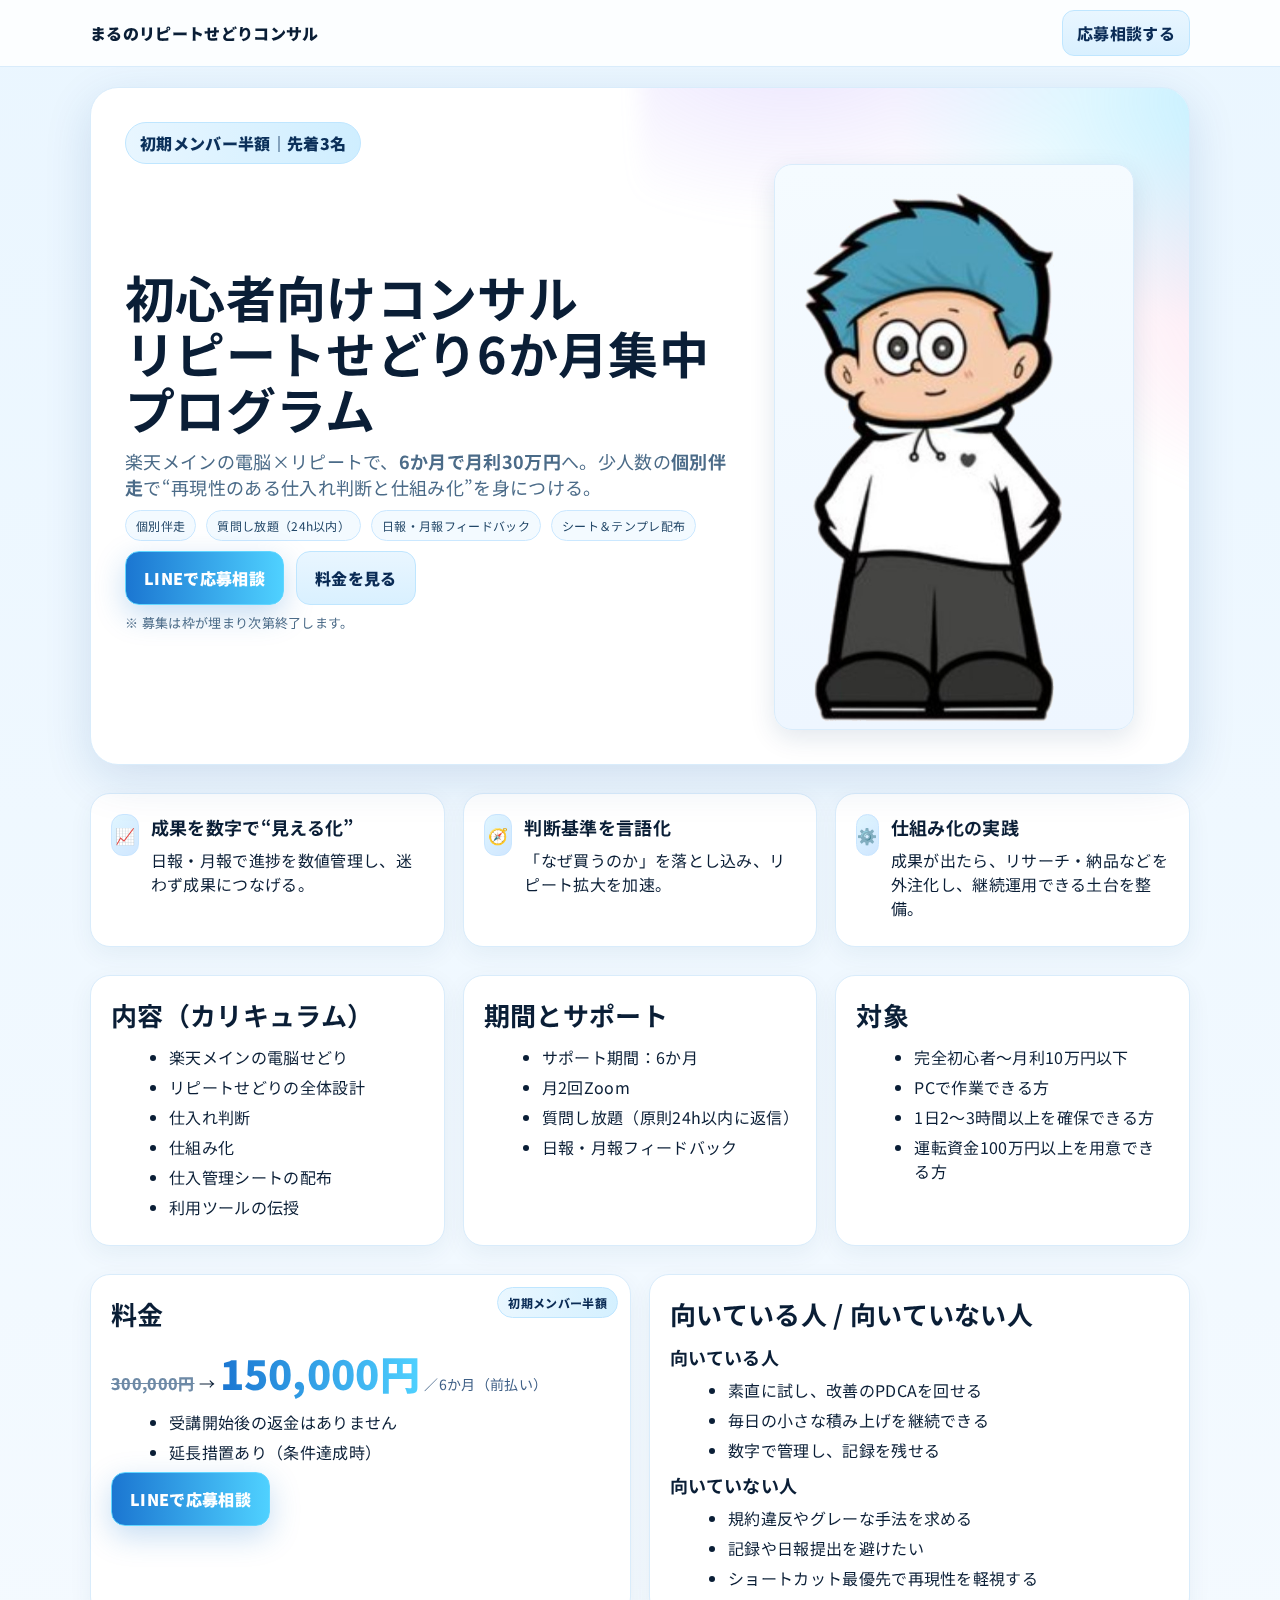
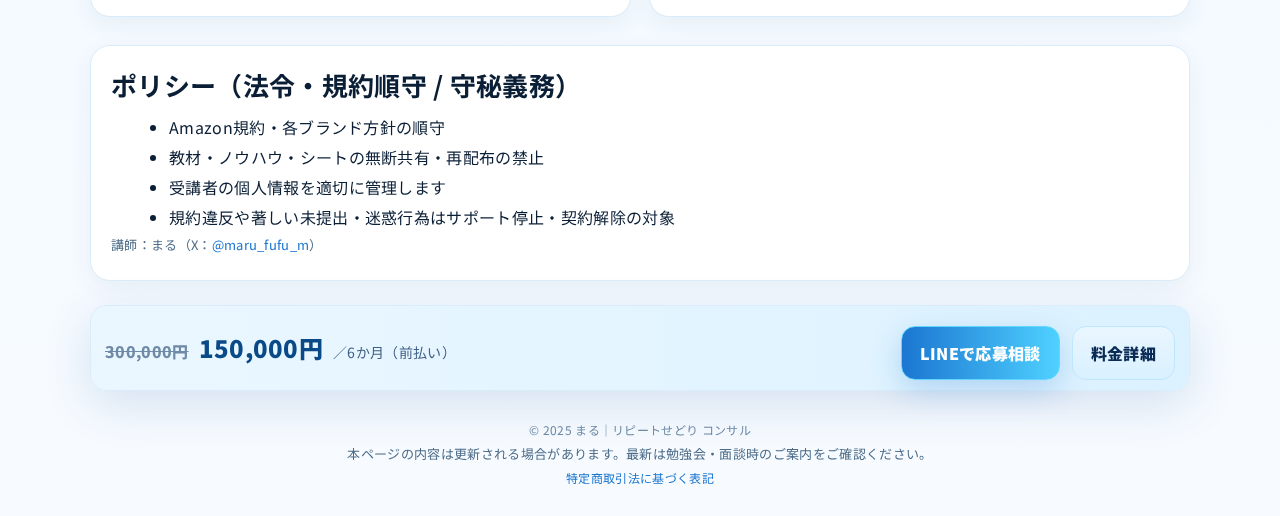
<file: index.html>
<!DOCTYPE html>
<html lang="ja">
<head>
  <meta charset="utf-8" />
  <meta name="viewport" content="width=device-width, initial-scale=1" />
  <title>初心者向けコンサル｜リピートせどり6か月集中プログラム（3名まで）</title>
  <meta name="description" content="楽天メインの電脳リピート。6か月で月利30万円を狙う少人数伴走プログラム。初回は3名まで。初期メンは半額特典あり。" />
  <link rel="preconnect" href="https://fonts.googleapis.com">
  <link rel="preconnect" href="https://fonts.gstatic.com" crossorigin>
  <link href="https://fonts.googleapis.com/css2?family=Noto+Sans+JP:wght@300;400;600;700;900&display=swap" rel="stylesheet">
  <style>
    :root{
      --ink:#0a1e36; --muted:#4b6b88; --line:#d9ecfb; --card:#ffffff;
      --brand:#1b76d1; --brand2:#4fd1ff; --accent:#a78bfa; --accent2:#f472b6;
      --bg1:#eaf6ff; --bg2:#f7fbff; --shadow:0 14px 48px rgba(12,72,140,.14)
    }
    *{box-sizing:border-box}
    html,body{margin:0;padding:0;scroll-behavior:smooth;background:linear-gradient(180deg,var(--bg1) 0%,var(--bg2) 100%);color:var(--ink);font-family:"Noto Sans JP",system-ui,-apple-system,Segoe UI,Roboto,Helvetica,Arial;letter-spacing:.02em}
    a{color:var(--brand);text-decoration:none}
    .wrap{max-width:1140px;margin:0 auto;padding:20px}

    /* Topbar */
    .topbar{position:sticky;top:0;z-index:50;background:rgba(255,255,255,.85);backdrop-filter:saturate(140%) blur(8px);border-bottom:1px solid var(--line)}
    .topbar-inner{max-width:1140px;margin:0 auto;display:flex;align-items:center;justify-content:space-between;padding:10px 20px}
    .brand{font-weight:900;letter-spacing:.02em}
    .top-cta{display:inline-flex;align-items:center;gap:10px;padding:10px 14px;border-radius:12px;border:1px solid #bfe6ff;background:linear-gradient(180deg,#e9f6ff,#d9f0ff);color:#0a2b55;font-weight:800}

    /* Hero */
    .hero{position:relative;overflow:hidden;border:1px solid var(--line);border-radius:28px;background:var(--card);padding:34px;box-shadow:var(--shadow)}
    .bg-orb{position:absolute;inset:-10% -20% auto auto;width:70%;height:120%;background:radial-gradient(600px 380px at 80% 10%,rgba(79,209,255,.35),transparent 60%),radial-gradient(520px 340px at 20% 0%,rgba(167,139,250,.25),transparent 60%),radial-gradient(560px 360px at 95% 35%,rgba(244,114,182,.25),transparent 60%);filter:blur(10px);pointer-events:none}
    .ribbon{display:inline-flex;align-items:center;gap:8px;background:linear-gradient(90deg,#e8f6ff,#cfeeff);color:#0b305a;padding:8px 14px;border-radius:999px;font-weight:900;border:1px solid #bfe6ff}
    .hero-grid{display:grid;grid-template-columns:1.2fr .8fr;gap:24px;align-items:center}
    h1{font-size:clamp(30px,5vw,50px);line-height:1.12;margin:12px 0}
    .sub{font-size:18px;color:var(--muted);margin:0 0 10px}
    .hero-ctas{display:flex;gap:12px;flex-wrap:wrap;margin-top:10px}
    .btn{display:inline-flex;align-items:center;gap:10px;padding:14px 18px;border-radius:14px;border:1px solid #bfe6ff;background:linear-gradient(180deg,#e9f6ff,#d9f0ff);color:#0a2b55;font-weight:900}
    .btn-primary{background:linear-gradient(90deg,var(--brand),var(--brand2));border-color:#62d6ff;color:#fff;box-shadow:0 10px 30px rgba(27,118,209,.25)}
    .hero-visual{position:relative}
    .img-stack{display:grid;gap:12px}
    .img-stack img{width:100%;border-radius:18px;border:1px solid var(--line);box-shadow:0 10px 30px rgba(14,60,110,.18);object-fit:cover}
    .trust{display:flex;gap:10px;flex-wrap:wrap;margin-top:10px}
    .chip{display:inline-flex;align-items:center;gap:8px;border-radius:999px;padding:6px 10px;border:1px solid #cbe8ff;background:#f3faff;color:#214667;font-size:12px}

    /* Sections */
    .section{margin-top:28px}
    .card{border:1px solid var(--line);border-radius:20px;background:var(--card);padding:20px;box-shadow:0 8px 24px rgba(10,60,110,.06)}
    h2{font-size:26px;margin:0 0 12px}
    h3{font-size:18px;margin:0 0 8px}
    p{margin:6px 0}
    ul{margin:8px 0 0 18px}
    li{margin:6px 0}
    .grid{display:grid;gap:18px}
    .cols-3{grid-template-columns:repeat(3,minmax(0,1fr))}
    .cols-2{grid-template-columns:repeat(2,minmax(0,1fr))}
    @media (max-width:960px){.hero-grid{grid-template-columns:1fr}.cols-3,.cols-2{grid-template-columns:1fr}}

    /* Feature icons */
    .feat{display:flex;gap:12px}
    .icon{width:42px;height:42px;border-radius:12px;background:linear-gradient(135deg,#e0f6ff,#cfe6ff);display:grid;place-items:center;border:1px solid #c9e6ff}

    /* Pricing */
    .price-card{position:relative}
    .strk{color:#6e8aa6;text-decoration:line-through;font-weight:800}
    .now{font-size:40px;font-weight:900;background:linear-gradient(90deg,var(--brand),var(--brand2));-webkit-background-clip:text;background-clip:text;color:transparent}
    .unit{font-size:14px;color:#3e5f86}
    .badge-note{position:absolute;top:12px;right:12px;background:linear-gradient(90deg,#eaf7ff,#d4f0ff);border:1px solid #bfe6ff;color:#0a2b55;border-radius:999px;padding:6px 10px;font-size:12px;font-weight:800}

    /* (kept for compatibility; not used now) */
    .flow{counter-reset:item}
    .flow li{list-style:none;position:relative;padding-left:40px;margin:10px 0}
    .flow li:before{counter-increment:item;content:counter(item);position:absolute;left:0;top:0;width:28px;height:28px;border-radius:999px;display:grid;place-items:center;background:linear-gradient(135deg,#dff3ff,#cfe7ff);border:1px solid #c6e4ff;color:#103e6e;font-weight:900}

    /* Bottom price bar (no sticky) */
    .sticky-cta{position:static; margin-top:24px} /* ← 追従を停止 */
    .sticky-inner{display:flex;gap:14px;justify-content:space-between;align-items:center;border:1px solid var(--line);border-radius:16px;background:linear-gradient(90deg,rgba(233,246,255,.9),rgba(217,240,255,.9));backdrop-filter:saturate(140%) blur(6px);padding:10px 14px;box-shadow:var(--shadow)}
    .sticky-price{display:flex;gap:10px;align-items:baseline}
    .sticky-old{color:#6e8aa6;text-decoration:line-through;font-weight:800}
    .sticky-now{font-size:24px;font-weight:900;color:#0a4b87}

    .note{font-size:13px;color:var(--muted)}
    footer{margin:30px 0 10px;font-size:12px;color:#6e8aa6;text-align:center}

    /* ===== Responsive polish & hero-image tuning ===== */
    .hero-visual{display:grid;place-items:center}
    .img-stack{display:flex;flex-direction:column;gap:12px;align-items:center}
    .img-stack img{width:clamp(220px,34vw,360px);height:auto;border-radius:18px;border:1px solid var(--line);box-shadow:0 8px 26px rgba(14,60,110,.12);object-fit:contain;background:linear-gradient(180deg,#f5fbff,#eef6ff)}
    @media (max-width:960px){
      .hero-grid{grid-template-columns:1fr}
      .hero-visual{order:2;margin-top:8px}
      .hero-ctas{justify-content:flex-start}
    }
  </style>
</head>
<body>
  <div class="topbar">
    <div class="topbar-inner">
      <div class="brand">まるのリピートせどりコンサル</div>
      <a class="top-cta" href="https://utage-system.com/line/open/RAJnPKQnK0Re" target="_blank" rel="noopener">応募相談する</a>
    </div>
  </div>

  <div class="wrap">
    <section class="hero">
      <div class="bg-orb"></div>
      <span class="ribbon">初期メンバー半額｜先着3名</span>
      <div class="hero-grid">
        <div>
          <h1>初心者向けコンサル<br>リピートせどり6か月集中プログラム</h1>
          <p class="sub">楽天メインの電脳×リピートで、<b>6か月で月利30万円</b>へ。少人数の<b>個別伴走</b>で“再現性のある仕入れ判断と仕組み化”を身につける。</p>
          <div class="trust">
            <span class="chip">個別伴走</span>
            <span class="chip">質問し放題（24h以内）</span>
            <span class="chip">日報・月報フィードバック</span>
            <span class="chip">シート＆テンプレ配布</span>
          </div>
          <div class="hero-ctas">
            <a class="btn btn-primary" href="https://utage-system.com/line/open/RAJnPKQnK0Re" target="_blank" rel="noopener">LINEで応募相談</a>
            <a class="btn" href="#price">料金を見る</a>
          </div>
          <p class="note" style="margin-top:8px">※ 募集は枠が埋まり次第終了します。</p>
        </div>
        <div class="hero-visual">
          <div class="img-stack">
            <img alt="まるのアイコン" src="maru-hero-1.png" loading="lazy" />
          </div>
        </div>
      </div>
    </section>

    <section class="section grid cols-3">
      <div class="card feat">
        <div class="icon">📈</div>
        <div>
          <h3>成果を数字で“見える化”</h3><p>日報・月報で進捗を数値管理し、迷わず成果につなげる。</p>
        </div>
      </div>
      <div class="card feat">
        <div class="icon">🧭</div>
        <div>
          <h3>判断基準を言語化</h3><p>「なぜ買うのか」を落とし込み、リピート拡大を加速。</p>
        </div>
      </div>
      <div class="card feat">
        <div class="icon">⚙️</div>
        <div>
          <h3>仕組み化の実践</h3><p>成果が出たら、リサーチ・納品などを外注化し、継続運用できる土台を整備。</p>
        </div>
      </div>
    </section>

    <!-- ▼▼ 順序変更：内容 → 期間とサポート → 対象 ▼▼ -->
    <section class="section grid cols-3">
      <div class="card">
        <h2>内容（カリキュラム）</h2>
        <ul>
          <li>楽天メインの電脳せどり</li>
          <li>リピートせどりの全体設計</li>
          <li>仕入れ判断</li>
          <li>仕組み化</li>
          <li>仕入管理シートの配布</li>
          <li>利用ツールの伝授</li>
        </ul>
      </div>
      <div class="card">
        <h2>期間とサポート</h2>
        <ul>
          <li>サポート期間：6か月</li>
          <li>月2回Zoom</li>
          <li>質問し放題（原則24h以内に返信）</li>
          <li>日報・月報フィードバック</li>
        </ul>
      </div>
      <div class="card">
        <h2>対象</h2>
        <ul>
          <li>完全初心者～月利10万円以下</li>
          <li>PCで作業できる方</li>
          <li>1日2～3時間以上を確保できる方</li>
          <li>運転資金100万円以上を用意できる方</li>
        </ul>
      </div>
    </section>
    <!-- ▲▲ 順序変更ここまで ▲▲ -->

    <section class="section grid cols-2">
      <div class="card price-card" id="price">
        <span class="badge-note">初期メンバー半額</span>
        <h2>料金</h2>
        <p><span class="strk">300,000円</span> → <span class="now">150,000円</span> <span class="unit">／6か月（前払い）</span></p>
        <ul>
          <li>受講開始後の返金はありません</li>
          <li>延長措置あり（条件達成時）</li>
        </ul>
        <div class="divider"></div>
        <div class="hero-ctas" style="margin-top:8px">
          <a class="btn btn-primary" href="https://utage-system.com/line/open/RAJnPKQnK0Re" target="_blank" rel="noopener">LINEで応募相談</a>
        </div>
      </div>
      <div class="card">
        <h2>向いている人 / 向いていない人</h2>
        <h3>向いている人</h3>
        <ul>
          <li>素直に試し、改善のPDCAを回せる</li>
          <li>毎日の小さな積み上げを継続できる</li>
          <li>数字で管理し、記録を残せる</li>
        </ul>
        <h3 style="margin-top:10px">向いていない人</h3>
        <ul>
          <li>規約違反やグレーな手法を求める</li>
          <li>記録や日報提出を避けたい</li>
          <li>ショートカット最優先で再現性を軽視する</li>
        </ul>
      </div>
    </section>

    <!-- 参加の流れ（削除） -->
    <!-- 募集・選考（削除） -->

    <section class="section card" id="policy">
      <h2>ポリシー（法令・規約順守 / 守秘義務）</h2>
      <ul>
        <li>Amazon規約・各ブランド方針の順守</li>
        <li>教材・ノウハウ・シートの無断共有・再配布の禁止</li>
        <li>受講者の個人情報を適切に管理します</li>
        <li>規約違反や著しい未提出・迷惑行為はサポート停止・契約解除の対象</li>
      </ul>
      <p class="note">講師：まる（X：<a href="https://x.com/maru_fufu_m" target="_blank" rel="noopener">@maru_fufu_m</a>）</p>
    </section>

    <div class="sticky-cta">
      <div class="sticky-inner">
        <div class="sticky-price">
          <span class="sticky-old">300,000円</span>
          <span class="sticky-now">150,000円</span>
          <span class="unit">／6か月（前払い）</span>
        </div>
        <div class="hero-ctas">
          <a class="btn btn-primary" href="https://utage-system.com/line/open/RAJnPKQnK0Re" target="_blank" rel="noopener">LINEで応募相談</a>
          <a class="btn" href="#price">料金詳細</a>
        </div>
      </div>
    </div>

    <footer>
      <p>© 2025 まる｜リピートせどり コンサル</p>
      <p class="note">本ページの内容は更新される場合があります。最新は勉強会・面談時のご案内をご確認ください。</p>
      <p><a href="./tokushoho.html">特定商取引法に基づく表記</a></p> <!-- ← これを追加 -->
    </footer>
  </div>

  <script>
  document.addEventListener('click', function(e){
    const a = e.target.closest('a[href^="#"]');
    if(!a) return;
    const id = a.getAttribute('href').slice(1);
    if(!id) return;
    const el = document.getElementById(id);
    if(el){
      e.preventDefault();
      el.scrollIntoView({behavior:'smooth', block:'start'});
    }
  });
  </script>
</body>
</html>
</file>
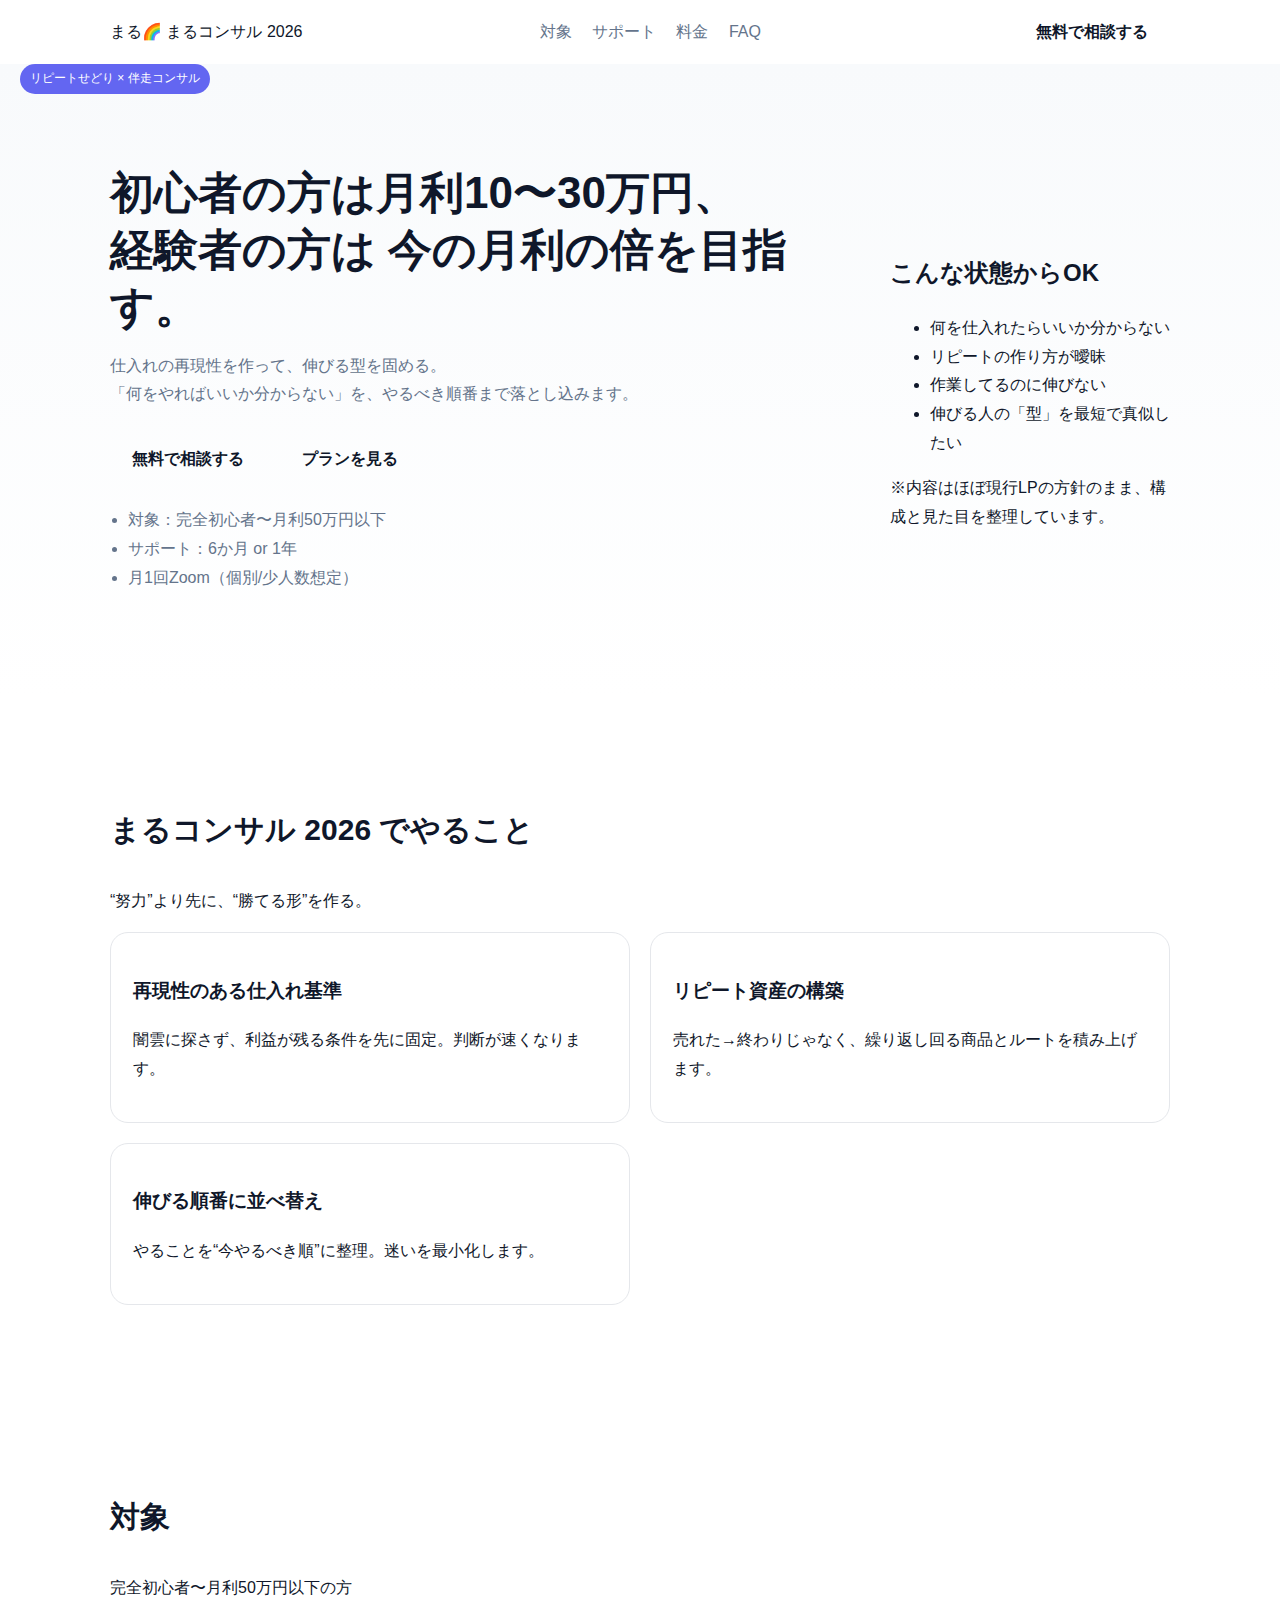
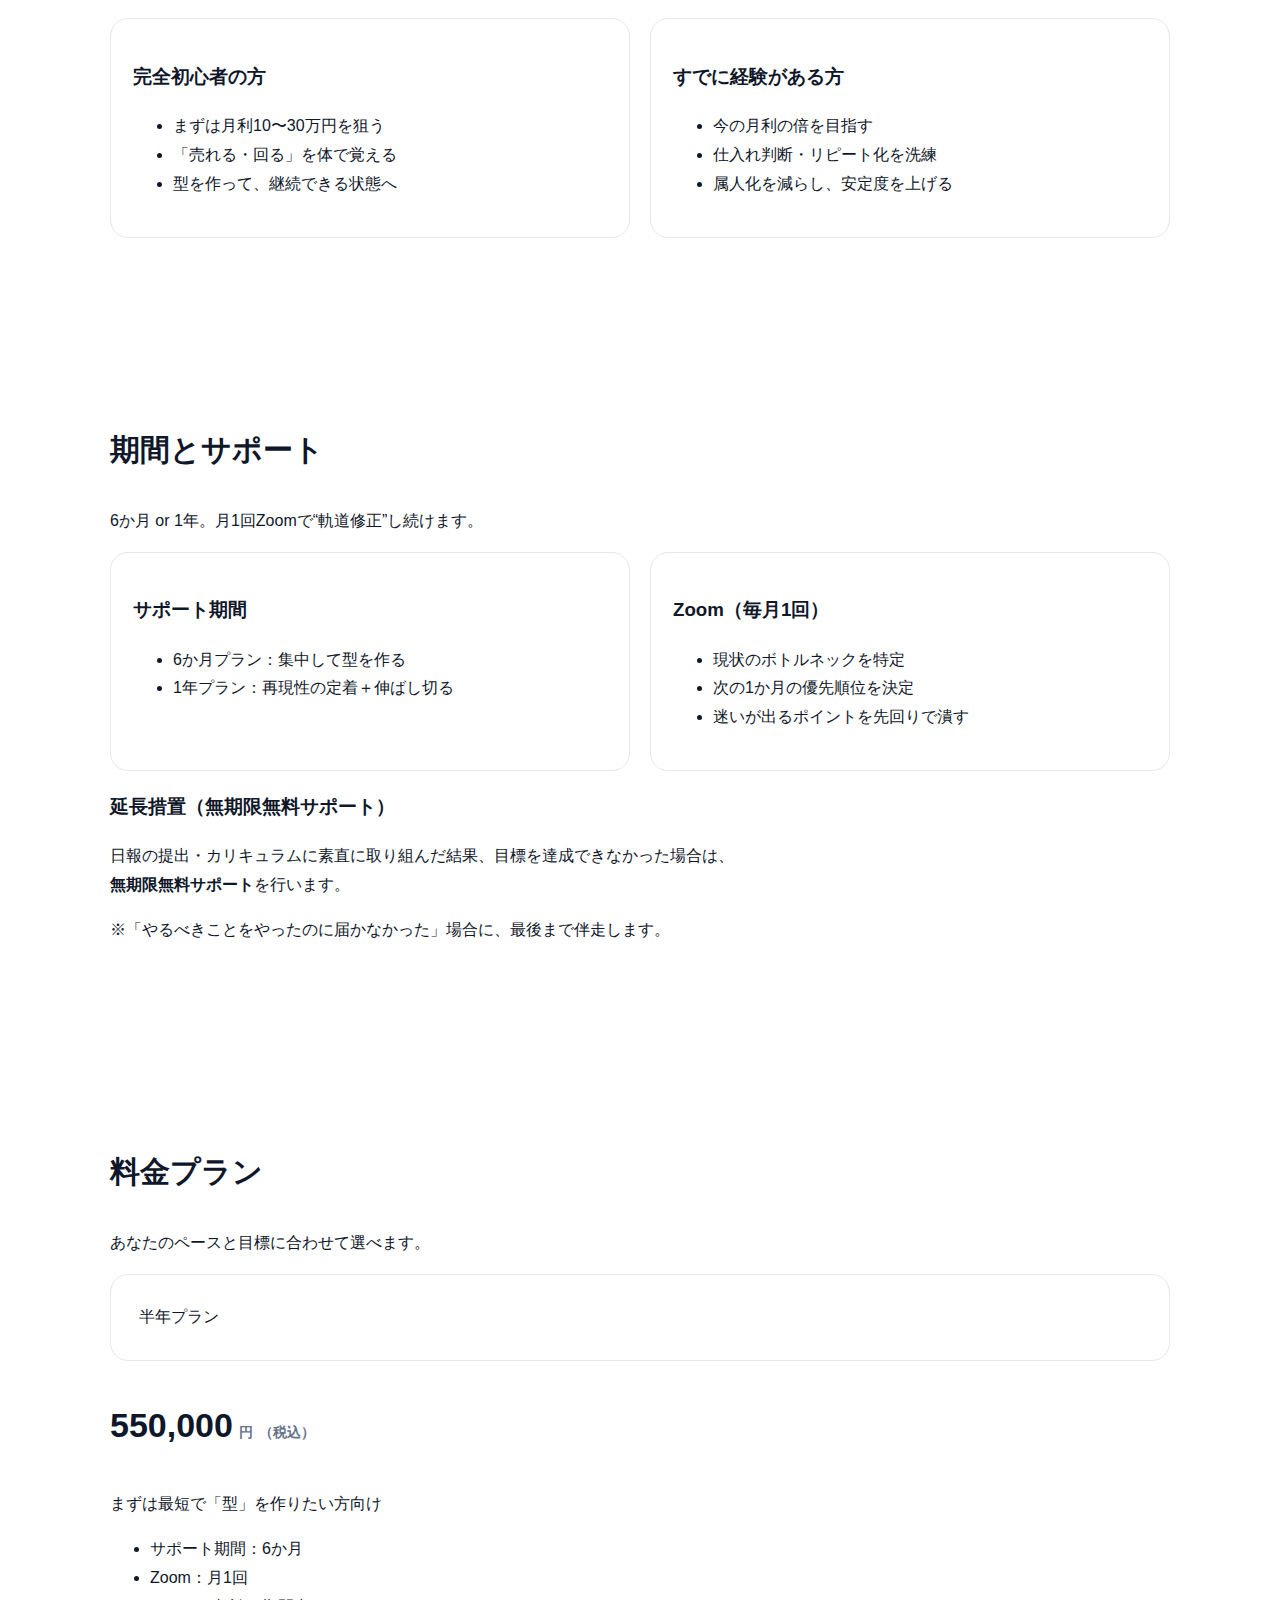
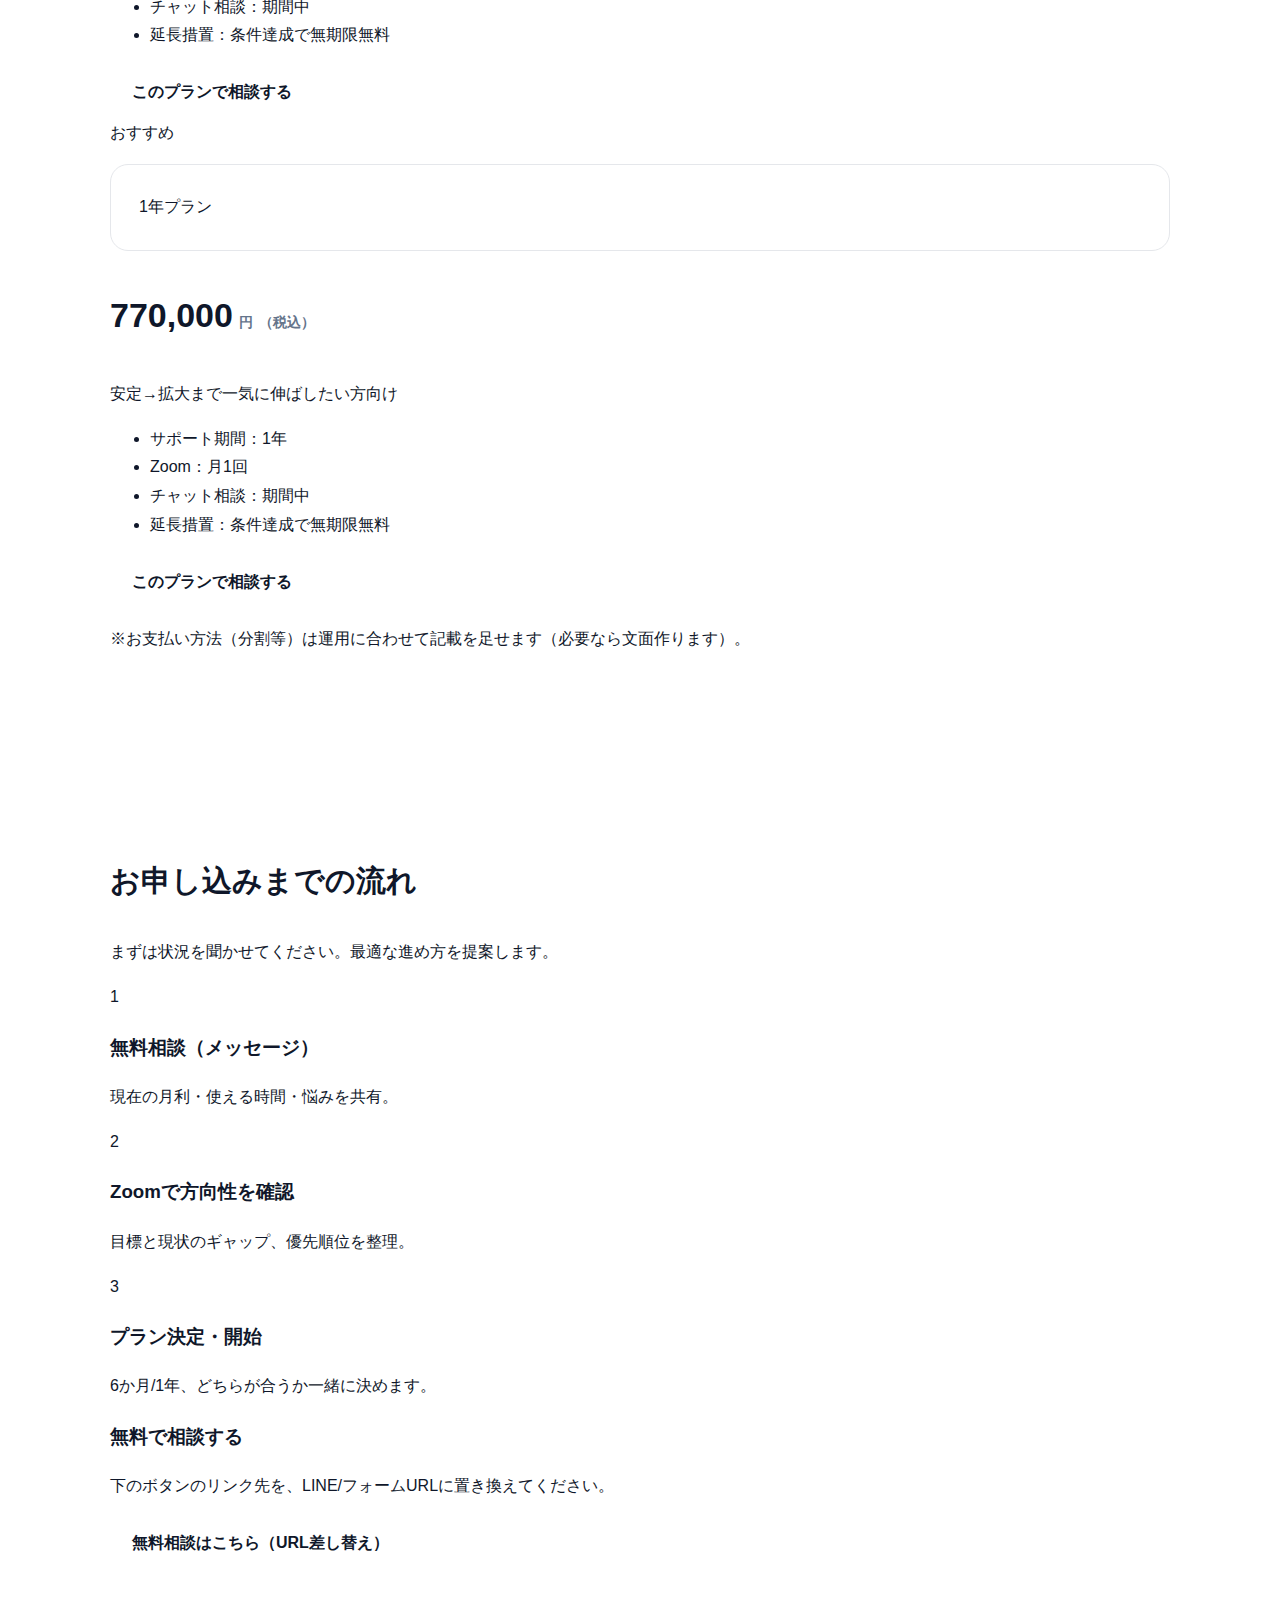
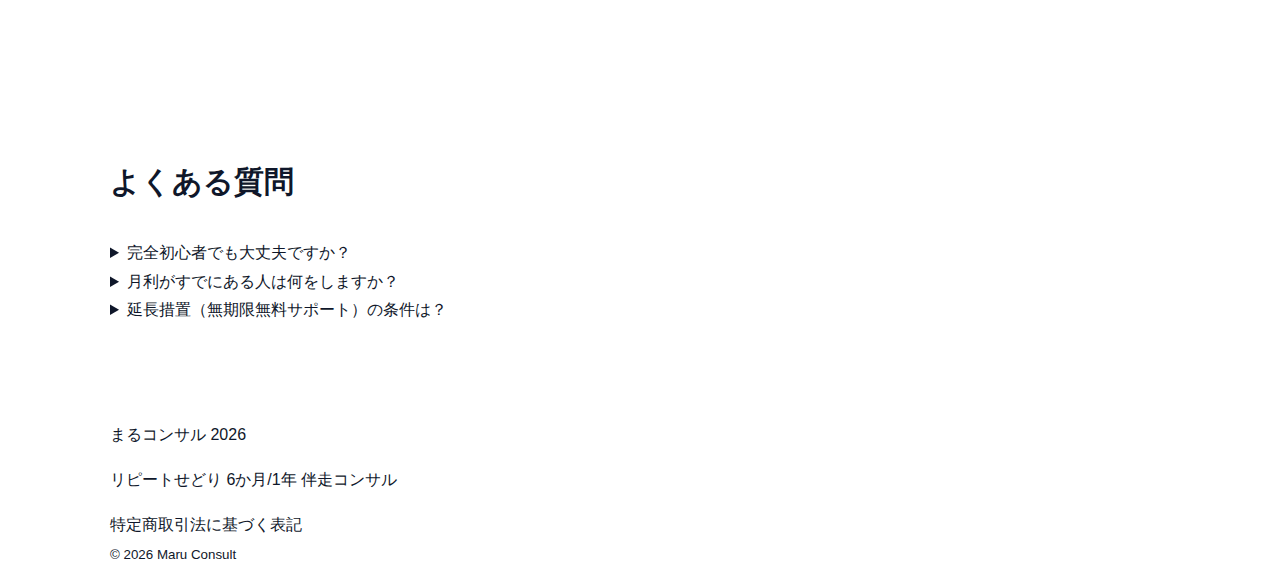
<file: maru-consult-2026.htm>
<!doctype html>
<html lang="ja">
<head>
  <meta charset="utf-8" />
  <meta name="viewport" content="width=device-width, initial-scale=1" />
  <title>まるコンサル 2026｜リピートせどりコンサル</title>
  <meta name="description" content="初心者の方は月利10〜30万円、経験者の方は今の月利の倍を目指す。まるコンサル 2026。" />

  <!-- OGP（必要なら差し替え） -->
  <meta property="og:title" content="まるコンサル 2026｜リピートせどりコンサル" />
  <meta property="og:description" content="初心者の方は月利10〜30万円、経験者の方は今の月利の倍を目指す。" />
  <meta property="og:type" content="website" />
  <!-- 画像を入れるなら：assets/img/ogp.jpg を置いて差し替え -->
  <!-- <meta property="og:image" content="assets/img/ogp.jpg" /> -->

  <link rel="stylesheet" href="assets/maru-2026.css" />
</head>

<body>
  <!-- Header -->
  <header class="site-header">
    <div class="container header-inner">
      <a class="brand" href="#top">
        <span class="brand-mark">まる🌈</span>
        <span class="brand-name">まるコンサル 2026</span>
      </a>

      <nav class="nav">
        <a href="#for">対象</a>
        <a href="#support">サポート</a>
        <a href="#pricing">料金</a>
        <a href="#faq">FAQ</a>
      </nav>

      <a class="btn btn-primary" href="#apply">無料で相談する</a>
    </div>
  </header>

  <!-- Hero -->
  <main id="top">
    <section class="hero">
      <div class="container hero-grid">
        <div class="hero-text">
          <p class="badge">リピートせどり × 伴走コンサル</p>
          <h1>
            初心者の方は月利10〜30万円、<br />
            経験者の方は <span class="accent">今の月利の倍</span>を目指す。
          </h1>

          <p class="lead">
            仕入れの再現性を作って、伸びる型を固める。<br />
            「何をやればいいか分からない」を、やるべき順番まで落とし込みます。
          </p>

          <div class="hero-cta">
            <a class="btn btn-primary btn-lg" href="#apply">無料で相談する</a>
            <a class="btn btn-ghost btn-lg" href="#pricing">プランを見る</a>
          </div>

          <ul class="hero-points">
            <li>対象：完全初心者〜月利50万円以下</li>
            <li>サポート：6か月 or 1年</li>
            <li>月1回Zoom（個別/少人数想定）</li>
          </ul>
        </div>

        <div class="hero-card">
          <!-- 画像を置く場合：assets/img/hero.jpg を作って下のコメントを外す -->
          <!-- <img class="hero-image" src="assets/img/hero.jpg" alt="まるコンサル 2026 イメージ" /> -->

          <div class="hero-card-inner">
            <h2>こんな状態からOK</h2>
            <ul class="checklist">
              <li>何を仕入れたらいいか分からない</li>
              <li>リピートの作り方が曖昧</li>
              <li>作業してるのに伸びない</li>
              <li>伸びる人の「型」を最短で真似したい</li>
            </ul>

            <div class="mini-note">
              ※内容はほぼ現行LPの方針のまま、構成と見た目を整理しています。
            </div>
          </div>
        </div>
      </div>
    </section>

    <!-- Trust / Summary -->
    <section class="section">
      <div class="container">
        <div class="section-head">
          <h2>まるコンサル 2026 でやること</h2>
          <p>“努力”より先に、“勝てる形”を作る。</p>
        </div>

        <div class="cards three">
          <div class="card">
            <h3>再現性のある仕入れ基準</h3>
            <p>闇雲に探さず、利益が残る条件を先に固定。判断が速くなります。</p>
          </div>
          <div class="card">
            <h3>リピート資産の構築</h3>
            <p>売れた→終わりじゃなく、繰り返し回る商品とルートを積み上げます。</p>
          </div>
          <div class="card">
            <h3>伸びる順番に並べ替え</h3>
            <p>やることを“今やるべき順”に整理。迷いを最小化します。</p>
          </div>
        </div>
      </div>
    </section>

    <!-- For who -->
    <section class="section soft" id="for">
      <div class="container">
        <div class="section-head">
          <h2>対象</h2>
          <p>完全初心者〜月利50万円以下の方</p>
        </div>

        <div class="cards two">
          <div class="card">
            <h3>完全初心者の方</h3>
            <ul class="bullets">
              <li>まずは月利10〜30万円を狙う</li>
              <li>「売れる・回る」を体で覚える</li>
              <li>型を作って、継続できる状態へ</li>
            </ul>
          </div>
          <div class="card">
            <h3>すでに経験がある方</h3>
            <ul class="bullets">
              <li>今の月利の倍を目指す</li>
              <li>仕入れ判断・リピート化を洗練</li>
              <li>属人化を減らし、安定度を上げる</li>
            </ul>
          </div>
        </div>
      </div>
    </section>

    <!-- Support -->
    <section class="section" id="support">
      <div class="container">
        <div class="section-head">
          <h2>期間とサポート</h2>
          <p>6か月 or 1年。月1回Zoomで“軌道修正”し続けます。</p>
        </div>

        <div class="cards two">
          <div class="card">
            <h3>サポート期間</h3>
            <ul class="bullets">
              <li>6か月プラン：集中して型を作る</li>
              <li>1年プラン：再現性の定着＋伸ばし切る</li>
            </ul>
          </div>
          <div class="card">
            <h3>Zoom（毎月1回）</h3>
            <ul class="bullets">
              <li>現状のボトルネックを特定</li>
              <li>次の1か月の優先順位を決定</li>
              <li>迷いが出るポイントを先回りで潰す</li>
            </ul>
          </div>
        </div>

        <div class="callout">
          <h3>延長措置（無期限無料サポート）</h3>
          <p>
            日報の提出・カリキュラムに素直に取り組んだ結果、目標を達成できなかった場合は、<br />
            <strong>無期限無料サポート</strong>を行います。
          </p>
          <p class="muted">※「やるべきことをやったのに届かなかった」場合に、最後まで伴走します。</p>
        </div>
      </div>
    </section>

    <!-- Pricing -->
    <section class="section soft" id="pricing">
      <div class="container">
        <div class="section-head">
          <h2>料金プラン</h2>
          <p>あなたのペースと目標に合わせて選べます。</p>
        </div>

        <div class="pricing-grid">
          <div class="price-card">
            <div class="price-top">
              <p class="plan">半年プラン</p>
              <p class="price">550,000<span class="yen">円</span><span class="tax">（税込）</span></p>
              <p class="price-sub">まずは最短で「型」を作りたい方向け</p>
            </div>
            <ul class="price-list">
              <li>サポート期間：6か月</li>
              <li>Zoom：月1回</li>
              <li>チャット相談：期間中</li>
              <li>延長措置：条件達成で無期限無料</li>
            </ul>
            <a class="btn btn-primary btn-full" href="#apply">このプランで相談する</a>
          </div>

          <div class="price-card featured">
            <div class="ribbon">おすすめ</div>
            <div class="price-top">
              <p class="plan">1年プラン</p>
              <p class="price">770,000<span class="yen">円</span><span class="tax">（税込）</span></p>
              <p class="price-sub">安定→拡大まで一気に伸ばしたい方向け</p>
            </div>
            <ul class="price-list">
              <li>サポート期間：1年</li>
              <li>Zoom：月1回</li>
              <li>チャット相談：期間中</li>
              <li>延長措置：条件達成で無期限無料</li>
            </ul>
            <a class="btn btn-primary btn-full" href="#apply">このプランで相談する</a>
          </div>
        </div>

        <p class="muted center">
          ※お支払い方法（分割等）は運用に合わせて記載を足せます（必要なら文面作ります）。
        </p>
      </div>
    </section>

    <!-- Steps -->
    <section class="section" id="apply">
      <div class="container">
        <div class="section-head">
          <h2>お申し込みまでの流れ</h2>
          <p>まずは状況を聞かせてください。最適な進め方を提案します。</p>
        </div>

        <div class="steps">
          <div class="step">
            <div class="step-no">1</div>
            <h3>無料相談（メッセージ）</h3>
            <p>現在の月利・使える時間・悩みを共有。</p>
          </div>
          <div class="step">
            <div class="step-no">2</div>
            <h3>Zoomで方向性を確認</h3>
            <p>目標と現状のギャップ、優先順位を整理。</p>
          </div>
          <div class="step">
            <div class="step-no">3</div>
            <h3>プラン決定・開始</h3>
            <p>6か月/1年、どちらが合うか一緒に決めます。</p>
          </div>
        </div>

        <!-- ここはあなたのLINE/フォームURLに差し替えてください -->
        <div class="cta-box">
          <h3>無料で相談する</h3>
          <p class="muted">下のボタンのリンク先を、LINE/フォームURLに置き換えてください。</p>
          <a class="btn btn-primary btn-lg" href="https://example.com" target="_blank" rel="noopener">
            無料相談はこちら（URL差し替え）
          </a>
        </div>
      </div>
    </section>

    <!-- FAQ -->
    <section class="section soft" id="faq">
      <div class="container">
        <div class="section-head">
          <h2>よくある質問</h2>
        </div>

        <div class="faq">
          <details>
            <summary>完全初心者でも大丈夫ですか？</summary>
            <p>大丈夫です。まずは「仕入れ判断の基準」と「リピート化」を優先して、月利10〜30万円を狙います。</p>
          </details>
          <details>
            <summary>月利がすでにある人は何をしますか？</summary>
            <p>今の月利の倍を目指して、仕入れの再現性・リピート資産・作業効率の改善を行います。</p>
          </details>
          <details>
            <summary>延長措置（無期限無料サポート）の条件は？</summary>
            <p>日報の提出、カリキュラムへの素直な取り組みなど、やるべきことをやった上で目標未達の場合に適用します。</p>
          </details>
        </div>
      </div>
    </section>

    <!-- Footer -->
    <footer class="site-footer">
      <div class="container footer-inner">
        <div>
          <p class="footer-title">まるコンサル 2026</p>
          <p class="muted">リピートせどり 6か月/1年 伴走コンサル</p>
        </div>

        <div class="footer-links">
          <!-- ここは“既存の特商法ページ”のファイル名に合わせてください -->
          <a href="tokushoho.html">特定商取引法に基づく表記</a>
          <!-- <a href="privacy.html">プライバシーポリシー</a> -->
        </div>
      </div>

      <div class="container footer-bottom">
        <small>© <span id="y"></span> Maru Consult</small>
      </div>
    </footer>
  </main>

  <script>
    // 年号だけ自動
    document.getElementById("y").textContent = new Date().getFullYear();
  </script>
</body>
</html>
</file>
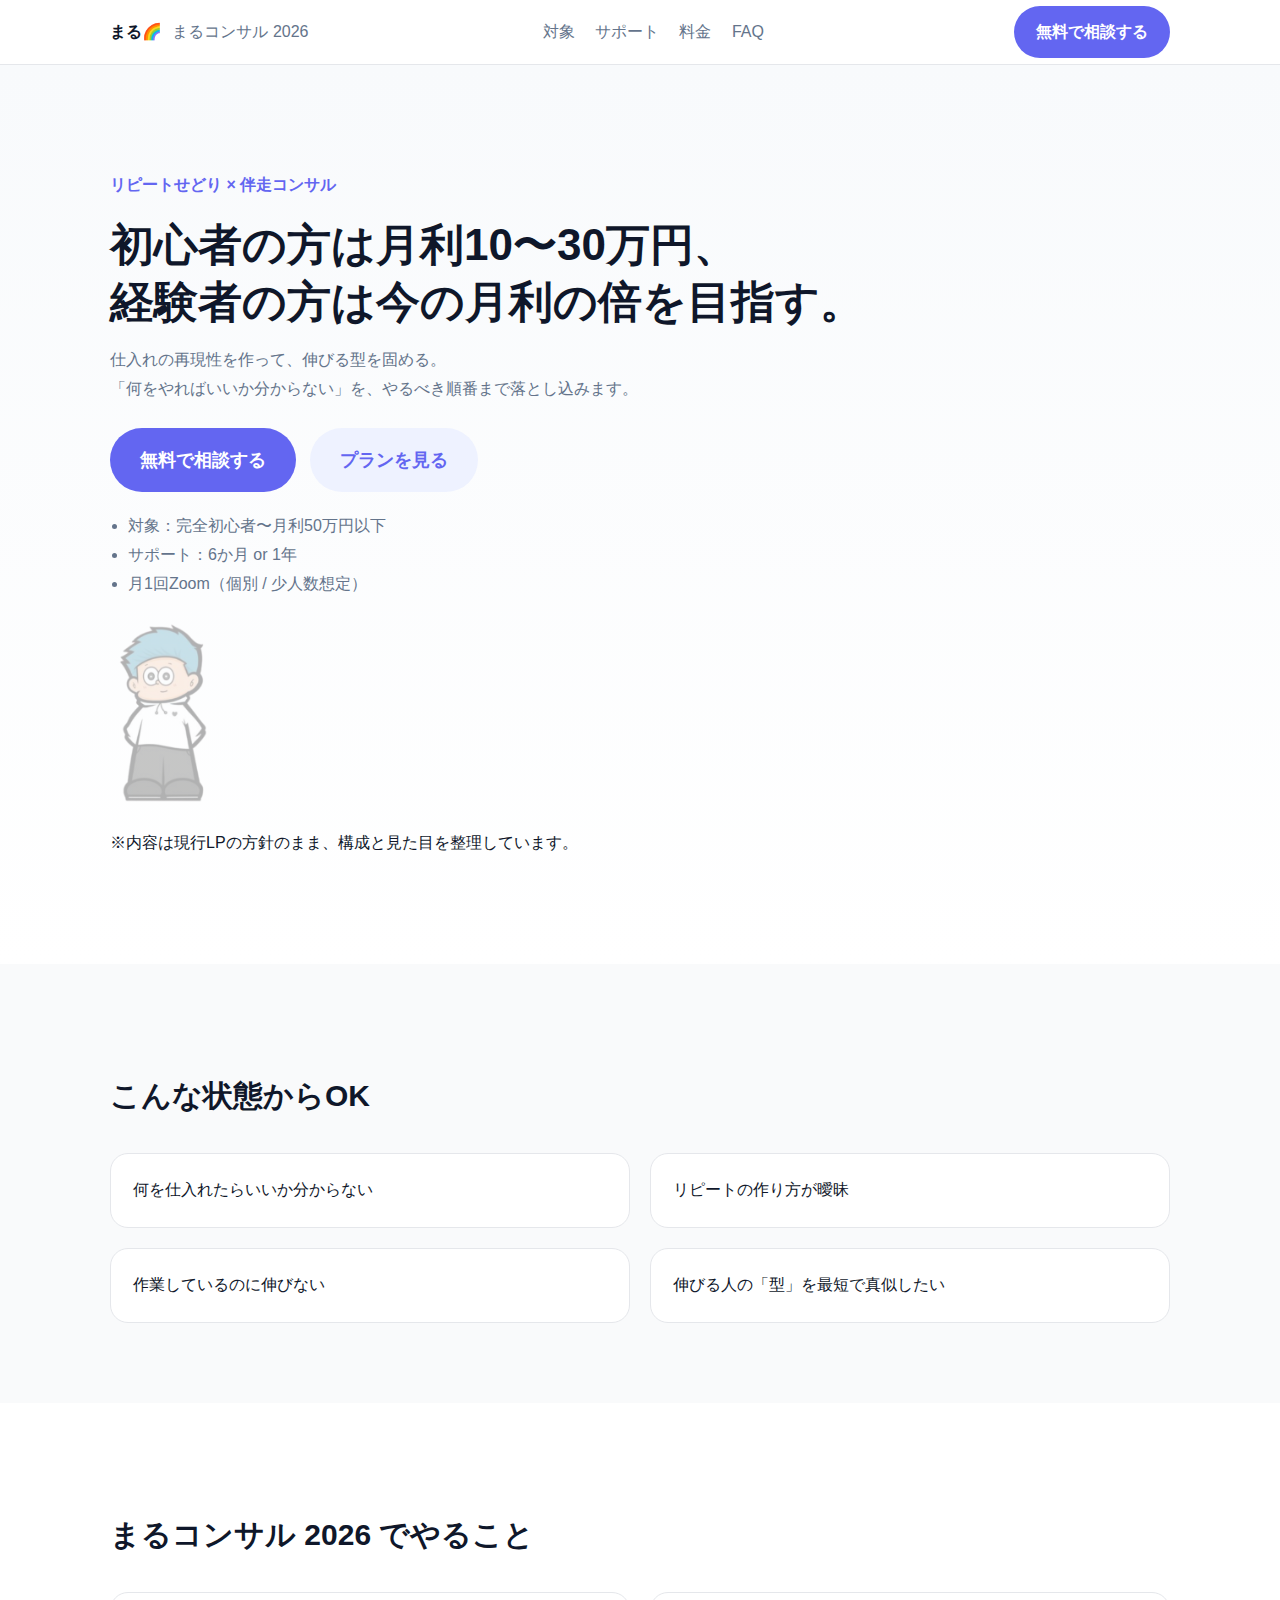
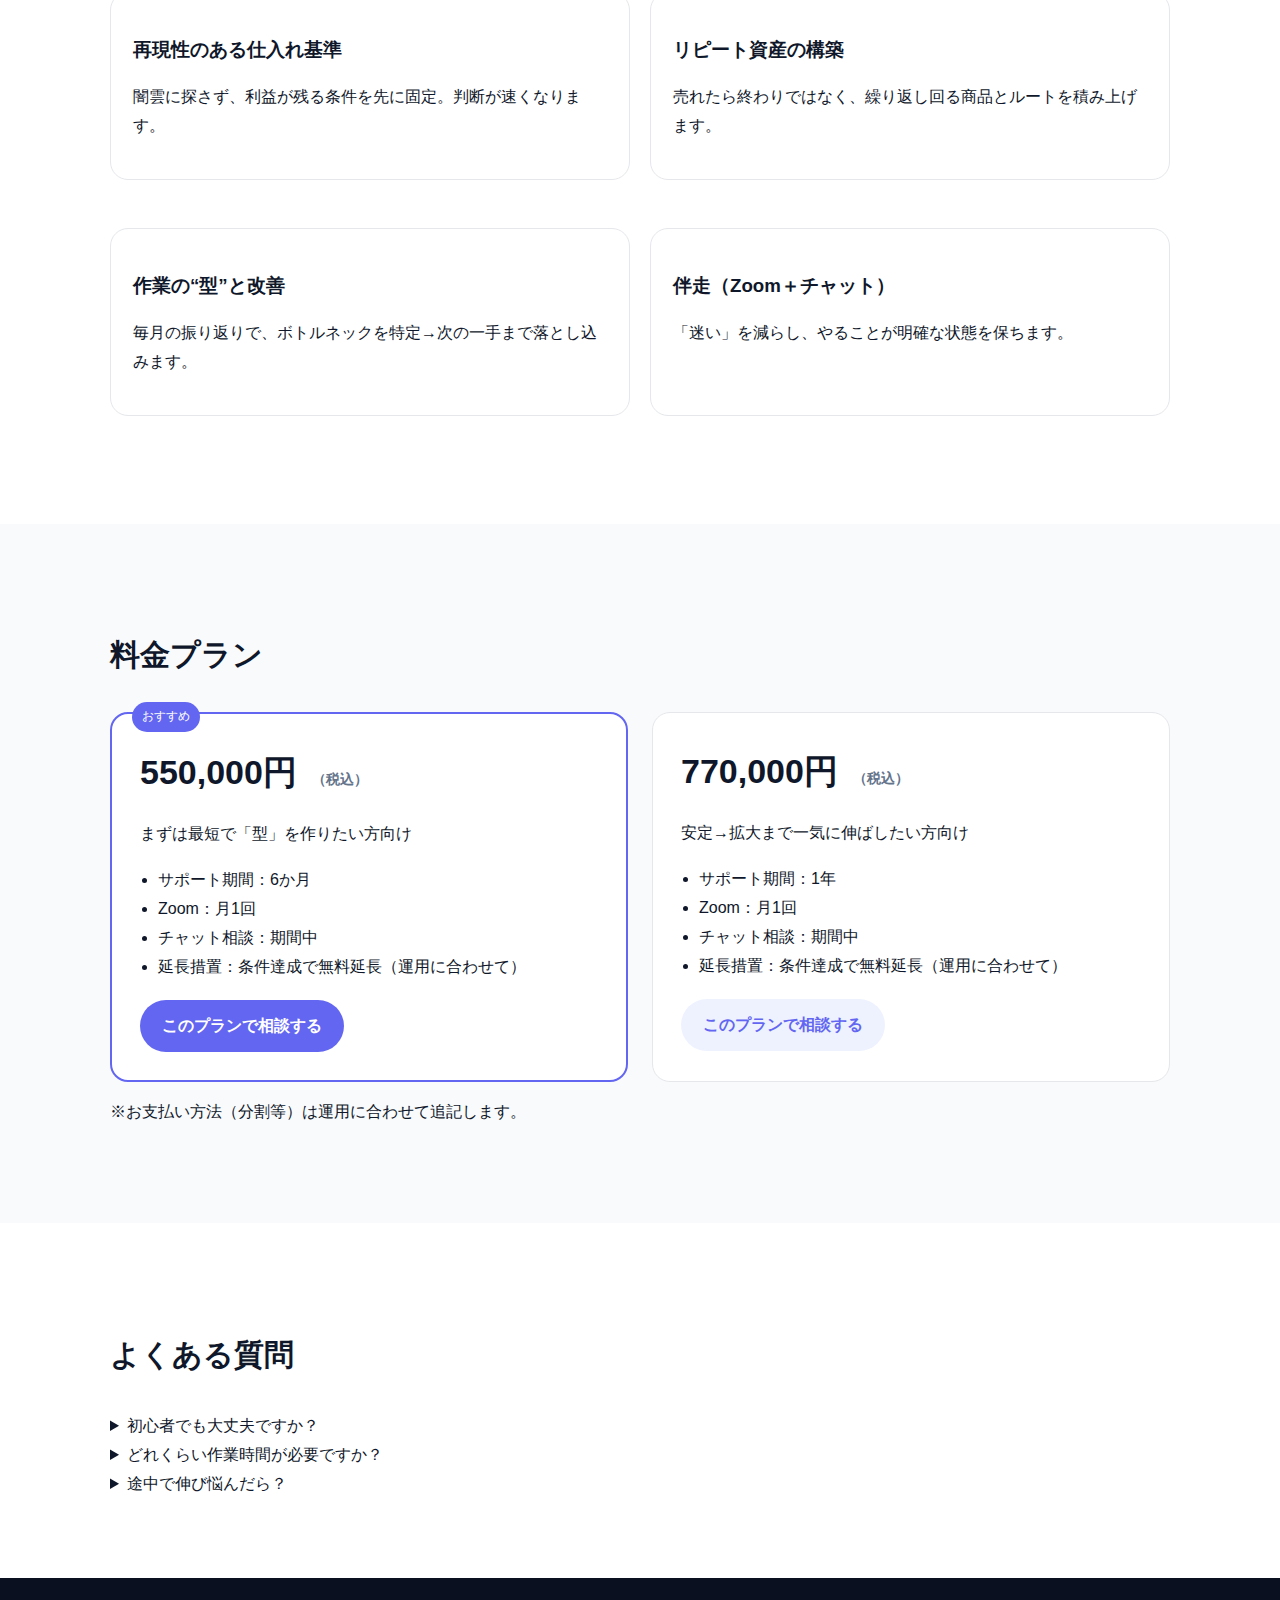
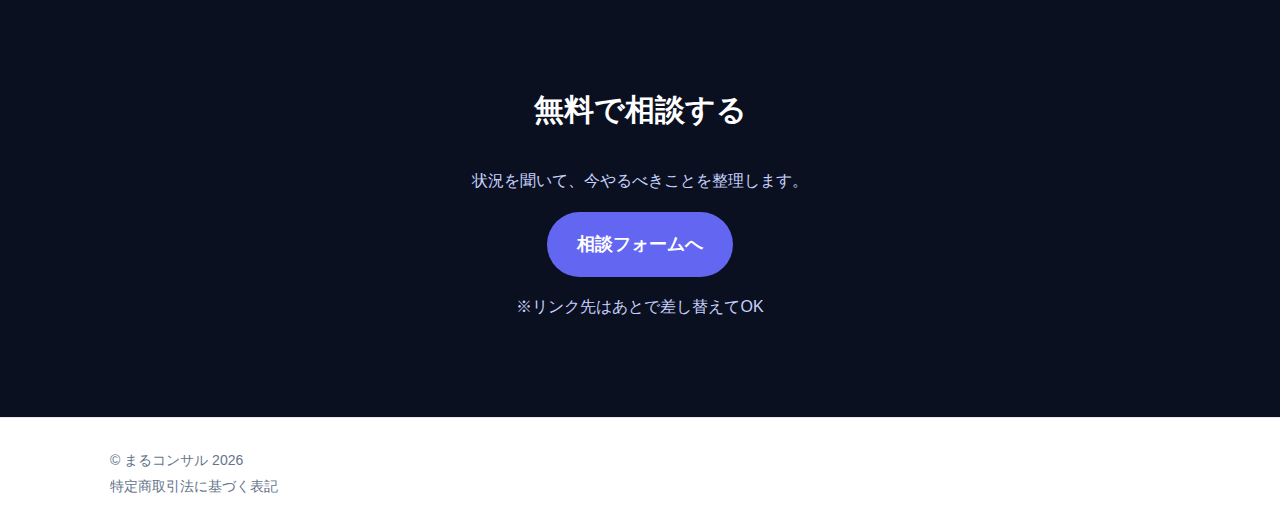
<file: maru-consult-2026.html>
<!doctype html>
<html lang="ja">
<head>
  <meta charset="utf-8" />
  <meta name="viewport" content="width=device-width, initial-scale=1" />
  <title>まる🌈 まるコンサル 2026</title>
  <meta name="description" content="初心者は月利10〜30万、経験者は今の月利の倍へ。リピートせどりの“型”を伴走で作ります。" />

  <!-- OGP（必要なら差し替え） -->
  <meta property="og:title" content="まる🌈 まるコンサル 2026" />
  <meta property="og:description" content="初心者は月利10〜30万、経験者は今の月利の倍へ。リピートせどりの“型”を伴走で作ります。" />
  <meta property="og:type" content="website" />
  <!-- 画像を assets に置くならこのまま。直下なら content を maru-hero-1.png に -->
  <meta property="og:image" content="assets/maru-hero-1.png" />

  <link rel="stylesheet" href="./assets/maru-2026.css" />
</head>

<body>
  <header class="header">
    <div class="container header-inner">
      <div class="logo">まる🌈 <span>まるコンサル 2026</span></div>

      <nav class="nav">
        <a href="#target">対象</a>
        <a href="#support">サポート</a>
        <a href="#plans">料金</a>
        <a href="#faq">FAQ</a>
      </nav>

      <a class="btn primary" href="#contact">無料で相談する</a>
    </div>
  </header>

  <main>
    <!-- HERO -->
    <section class="hero">
      <div class="container hero-inner">
        <div class="hero-content">
          <p class="eyebrow">リピートせどり × 伴走コンサル</p>

          <h1>初心者の方は月利10〜30万円、<br>経験者の方は今の月利の倍を目指す。</h1>

          <p class="lead">
            仕入れの再現性を作って、伸びる型を固める。<br>
            「何をやればいいか分からない」を、やるべき順番まで落とし込みます。
          </p>

          <div class="hero-cta">
            <a class="btn primary large" href="#contact">無料で相談する</a>
            <a class="btn ghost large" href="#plans">プランを見る</a>
          </div>

          <!-- ✅ここが「赤丸の位置」：箇条書きの右に控えめキャラ -->
          <div class="hero-meta">
            <ul class="hero-points">
              <li>対象：完全初心者〜月利50万円以下</li>
              <li>サポート：6か月 or 1年</li>
              <li>月1回Zoom（個別 / 少人数想定）</li>
            </ul>

  <img class="hero-character"
       src="./assets/img/maru-character.png"
       alt="まるキャラクター"
       loading="lazy">
</div>


          <p class="note">※内容は現行LPの方針のまま、構成と見た目を整理しています。</p>
        </div>
      </div>
    </section>

    <!-- 対象 -->
    <section id="target" class="section light">
      <div class="container">
        <h2>こんな状態からOK</h2>

        <div class="cards">
          <div class="card">何を仕入れたらいいか分からない</div>
          <div class="card">リピートの作り方が曖昧</div>
          <div class="card">作業しているのに伸びない</div>
          <div class="card">伸びる人の「型」を最短で真似したい</div>
        </div>
      </div>
    </section>

    <!-- サポート -->
    <section id="support" class="section">
      <div class="container">
        <h2>まるコンサル 2026 でやること</h2>

        <div class="cards">
          <div class="card feature">
            <h3>再現性のある仕入れ基準</h3>
            <p>闇雲に探さず、利益が残る条件を先に固定。判断が速くなります。</p>
          </div>

          <div class="card feature">
            <h3>リピート資産の構築</h3>
            <p>売れたら終わりではなく、繰り返し回る商品とルートを積み上げます。</p>
          </div>

          <div class="card feature">
            <h3>作業の“型”と改善</h3>
            <p>毎月の振り返りで、ボトルネックを特定→次の一手まで落とし込みます。</p>
          </div>

          <div class="card feature">
            <h3>伴走（Zoom＋チャット）</h3>
            <p>「迷い」を減らし、やることが明確な状態を保ちます。</p>
          </div>
        </div>
      </div>
    </section>

    <!-- 料金 -->
    <section id="plans" class="section light">
      <div class="container">
        <h2>料金プラン</h2>

        <div class="plans">
          <!-- ✅①をおすすめに -->
          <div class="plan recommend">
            <div class="badge">おすすめ</div>
            <div class="price">550,000円 <span>（税込）</span></div>
            <p>まずは最短で「型」を作りたい方向け</p>
            <ul>
              <li>サポート期間：6か月</li>
              <li>Zoom：月1回</li>
              <li>チャット相談：期間中</li>
              <li>延長措置：条件達成で無料延長（運用に合わせて）</li>
            </ul>
            <a class="btn primary" href="#contact">このプランで相談する</a>
          </div>

          <div class="plan">
            <div class="price">770,000円 <span>（税込）</span></div>
            <p>安定→拡大まで一気に伸ばしたい方向け</p>
            <ul>
              <li>サポート期間：1年</li>
              <li>Zoom：月1回</li>
              <li>チャット相談：期間中</li>
              <li>延長措置：条件達成で無料延長（運用に合わせて）</li>
            </ul>
            <a class="btn ghost" href="#contact">このプランで相談する</a>
          </div>
        </div>

        <p class="note">※お支払い方法（分割等）は運用に合わせて追記します。</p>
      </div>
    </section>

    <!-- FAQ -->
    <section id="faq" class="section">
      <div class="container">
        <h2>よくある質問</h2>

        <div class="faq">
          <details>
            <summary>初心者でも大丈夫ですか？</summary>
            <p>大丈夫です。現状に合わせて「何からやるか」を順番に整理して進めます。</p>
          </details>

          <details>
            <summary>どれくらい作業時間が必要ですか？</summary>
            <p>目安はありますが、今の生活に合わせて最適化します。無理な量は勧めません。</p>
          </details>

          <details>
            <summary>途中で伸び悩んだら？</summary>
            <p>原因を分解して、仕入れ基準・回転・価格改定・作業導線のどこに詰まりがあるかを一緒に潰します。</p>
          </details>
        </div>
      </div>
    </section>

    <!-- CTA / CONTACT -->
    <section id="contact" class="section cta">
      <div class="container">
        <h2>無料で相談する</h2>
        <p>状況を聞いて、今やるべきことを整理します。</p>

        <!-- ここはあなたの導線に差し替え（LINE / フォームURLなど） -->
        <a class="btn primary large" href="https://example.com" target="_blank" rel="noopener">相談フォームへ</a>

        <p class="note">※リンク先はあとで差し替えてOK</p>
      </div>
    </section>
  </main>

  <footer class="footer">
    <div class="container">
      <div>© まるコンサル 2026</div>
      <div class="footer-links">
        <a href="./tokushoho-2026.html">特定商取引法に基づく表記</a>
      </div>
    </div>
  </footer>
</body>
</html>
</file>
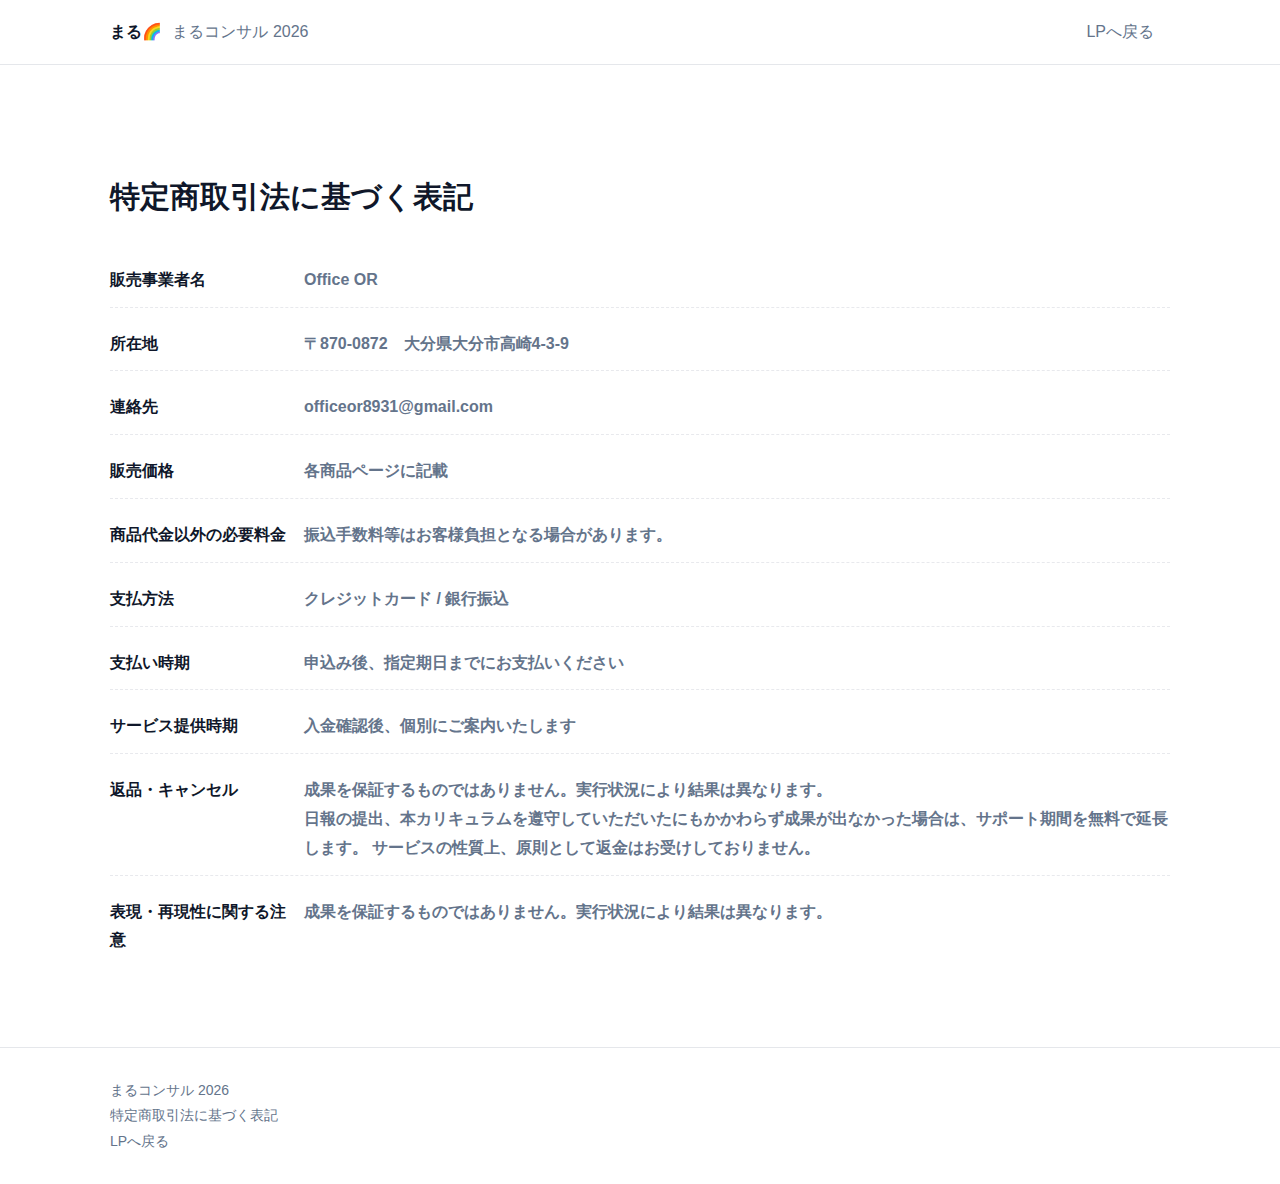
<file: tokushoho-2026.html>
<!doctype html>
<html lang="ja">
<head>
  <meta charset="utf-8" />
  <meta name="viewport" content="width=device-width, initial-scale=1" />
  <title>特定商取引法に基づく表記｜まるコンサル 2026</title>
  <link rel="stylesheet" href="assets/maru-2026.css" />
</head>

<body>
  <header class="header">
    <div class="container header-inner">
      <div class="logo">
        まる🌈 <span>まるコンサル 2026</span>
      </div>
      <nav class="nav">
        <a href="maru-consult-2026.html">LPへ戻る</a>
      </nav>
    </div>
  </header>

  <section class="section">
    <div class="container">
      <h2>特定商取引法に基づく表記</h2>

      <div class="panel">
        <div class="table">
          <div class="row">
            <div class="th">販売事業者名</div>
            <div class="td">Office OR</div>
          </div>

          <div class="row">
            <div class="th">所在地</div>
            <div class="td">〒870-0872　大分県大分市高崎4-3-9</div>
          </div>

          <div class="row">
            <div class="th">連絡先</div>
            <div class="td">officeor8931@gmail.com</div>
          </div>

          <div class="row">
            <div class="th">販売価格</div>
            <div class="td">各商品ページに記載</div>
          </div>

          <div class="row">
            <div class="th">商品代金以外の必要料金</div>
            <div class="td">振込手数料等はお客様負担となる場合があります。</div>
          </div>

          <div class="row">
            <div class="th">支払方法</div>
            <div class="td">クレジットカード / 銀行振込</div>
          </div>

          <div class="row">
            <div class="th">支払い時期</div>
            <div class="td">申込み後、指定期日までにお支払いください</div>
          </div>

          <div class="row">
            <div class="th">サービス提供時期</div>
            <div class="td">入金確認後、個別にご案内いたします</div>
          </div>

          <div class="row">
            <div class="th">返品・キャンセル</div>
            <div class="td">
              成果を保証するものではありません。実行状況により結果は異なります。<br>
              日報の提出、本カリキュラムを遵守していただいたにもかかわらず成果が出なかった場合は、サポート期間を無料で延長します。
              サービスの性質上、原則として返金はお受けしておりません。<br>
            </div>
          </div>

          <div class="row">
            <div class="th">表現・再現性に関する注意</div>
            <div class="td">成果を保証するものではありません。実行状況により結果は異なります。</div>
          </div>
        </div>

      </div>
    </div>
  </section>

  <footer class="footer">
    <div class="container footer-inner">
      <div class="footer-left">
        <div class="footer-title">まるコンサル 2026</div>
        <div class="small">特定商取引法に基づく表記</div>
      </div>
      <div class="footer-right">
        <a href="maru-consult-2026.html">LPへ戻る</a>
      </div>
    </div>
  </footer>

  <style>
    /* 特商法ページ用の軽いテーブル見た目（CSS1本運用のまま整える） */
    .table{display:grid;gap:10px}
    .row{
      display:grid;
      grid-template-columns: 180px 1fr;
      gap:14px;
      padding:12px 0;
      border-bottom:1px dashed rgba(229,231,235,.9);
    }
    .row:last-child{border-bottom:none}
    .th{font-weight:900;color:var(--text)}
    .td{color:var(--muted);font-weight:700}
    @media(max-width:768px){
      .row{grid-template-columns:1fr;gap:6px}
    }
  </style>
</body>
</html>
</file>
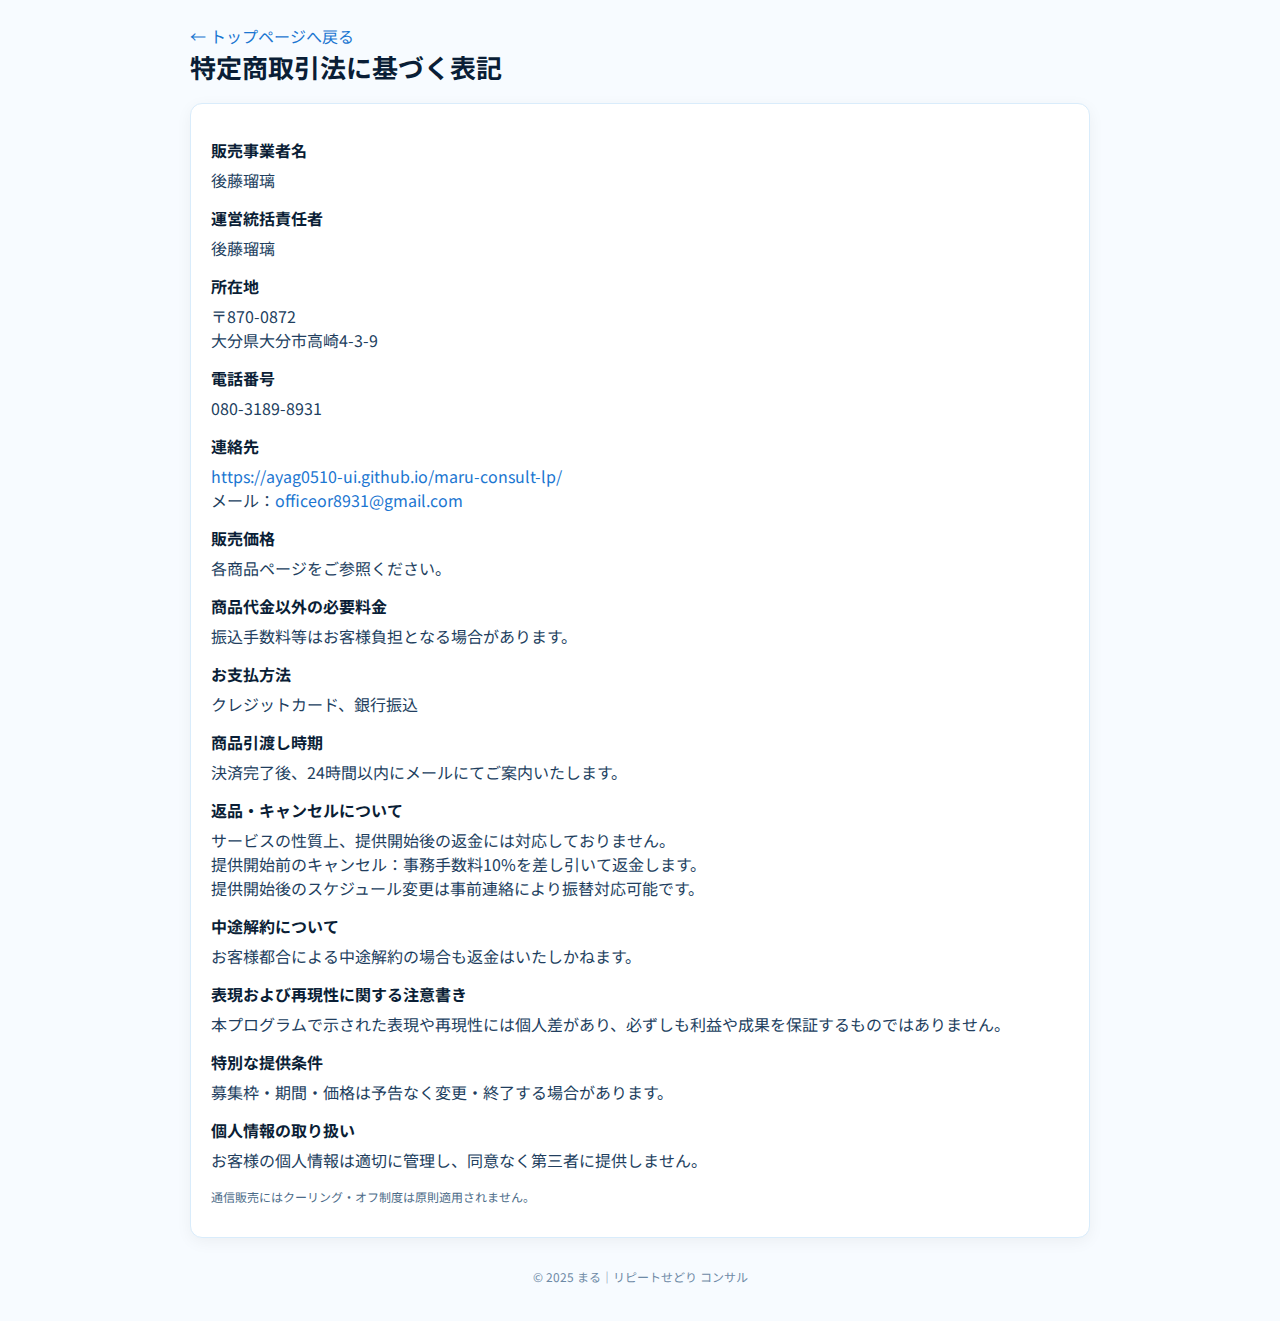
<file: tokushoho.html>
<!DOCTYPE html>
<html lang="ja">
<head>
  <meta charset="utf-8" />
  <meta name="viewport" content="width=device-width, initial-scale=1" />
  <title>特定商取引法に基づく表記｜まるのリピートせどりコンサル</title>
  <meta name="robots" content="noindex">
  <link rel="preconnect" href="https://fonts.googleapis.com">
  <link rel="preconnect" href="https://fonts.gstatic.com" crossorigin>
  <link href="https://fonts.googleapis.com/css2?family=Noto+Sans+JP:wght@300;400;600;700;900&display=swap" rel="stylesheet">
  <style>
    body{margin:0;padding:0;background:#f7fbff;color:#0a1e36;font-family:"Noto Sans JP",system-ui,-apple-system,Segoe UI,Roboto,Helvetica,Arial}
    .wrap{max-width:900px;margin:0 auto;padding:24px}
    h1{font-size:26px;margin:0 0 18px}
    .card{background:#fff;border:1px solid #d9ecfb;border-radius:12px;box-shadow:0 4px 16px rgba(0,0,0,.05);padding:20px}
    dl{margin:0}
    dt{font-weight:700;margin-top:14px}
    dd{margin:6px 0 0 0;color:#213e5e}
    .note{font-size:12px;color:#4b6b88;margin-top:16px}
    footer{margin:30px 0 10px;font-size:12px;color:#6e8aa6;text-align:center}
    a{color:#1b76d1;text-decoration:none}
  </style>
</head>
<body>
  <div class="wrap">
    <a href="./">← トップページへ戻る</a>
    <h1>特定商取引法に基づく表記</h1>

    <div class="card">
      <dl>
        <dt>販売事業者名</dt>
        <dd>後藤瑠璃</dd>

        <dt>運営統括責任者</dt>
        <dd>後藤瑠璃</dd>

        <dt>所在地</dt>
        <dd>〒870-0872<br>大分県大分市高崎4-3-9</dd>

        <dt>電話番号</dt>
        <dd>080-3189-8931</dd>

        <dt>連絡先</dt>
        <dd>
          <a href="https://ayag0510-ui.github.io/maru-consult-lp/" target="_blank" rel="noopener">
            https://ayag0510-ui.github.io/maru-consult-lp/
          </a><br>
          メール：<a href="mailto:officeor8931@gmail.com">officeor8931@gmail.com</a>
        </dd>

        <dt>販売価格</dt>
        <dd>各商品ページをご参照ください。</dd>

        <dt>商品代金以外の必要料金</dt>
        <dd>振込手数料等はお客様負担となる場合があります。</dd>

        <dt>お支払方法</dt>
        <dd>クレジットカード、銀行振込</dd>

        <dt>商品引渡し時期</dt>
        <dd>決済完了後、24時間以内にメールにてご案内いたします。</dd>

        <dt>返品・キャンセルについて</dt>
        <dd>
          サービスの性質上、提供開始後の返金には対応しておりません。<br>
          提供開始前のキャンセル：事務手数料10%を差し引いて返金します。<br>
          提供開始後のスケジュール変更は事前連絡により振替対応可能です。
        </dd>

        <dt>中途解約について</dt>
        <dd>お客様都合による中途解約の場合も返金はいたしかねます。</dd>

        <dt>表現および再現性に関する注意書き</dt>
        <dd>本プログラムで示された表現や再現性には個人差があり、必ずしも利益や成果を保証するものではありません。</dd>

        <dt>特別な提供条件</dt>
        <dd>募集枠・期間・価格は予告なく変更・終了する場合があります。</dd>

        <dt>個人情報の取り扱い</dt>
        <dd>お客様の個人情報は適切に管理し、同意なく第三者に提供しません。</dd>
      </dl>

      <p class="note">通信販売にはクーリング・オフ制度は原則適用されません。</p>
    </div>

    <footer>
      <p>© 2025 まる｜リピートせどり コンサル</p>
    </footer>
  </div>
</body>
</html>
</file>
<file: assets/maru-2026.css>
:root{
  --bg:#0b1020;
  --text:#0f172a;
  --muted:#64748b;
  --line:#e5e7eb;
  --accent:#6366f1;
  --accent-soft:#eef2ff;
  --radius:18px;
}

/* reset */
*{box-sizing:border-box}
body{
  margin:0;
  font-family:-apple-system,BlinkMacSystemFont,"Segoe UI","Noto Sans JP",sans-serif;
  color:var(--text);
  line-height:1.8;
  background:#fff;
}
a{text-decoration:none;color:inherit}

/* layout */
.container{
  max-width:1100px;
  margin:auto;
  padding:0 20px;
}

/* header */
.header{
  position:sticky;
  top:0;
  background:#fff;
  border-bottom:1px solid var(--line);
  z-index:10;
}
.header-inner{
  display:flex;
  align-items:center;
  justify-content:space-between;
  height:64px;
}
.logo{
  font-weight:700;
}
.logo span{
  color:var(--muted);
  font-weight:500;
  margin-left:6px;
}
.nav a{
  margin-right:16px;
  color:var(--muted);
  font-weight:500;
}

/* buttons */
.btn{
  display:inline-block;
  padding:12px 22px;
  border-radius:999px;
  font-weight:600;
}
.btn.primary{
  background:var(--accent);
  color:#fff;
}
.btn.ghost{
  background:var(--accent-soft);
  color:var(--accent);
}
.btn.large{
  padding:16px 30px;
  font-size:18px;
}

/* hero */
.hero{
  background:linear-gradient(180deg,#f8fafc,#fff);
  padding:90px 0;
  position:relative;
  overflow:hidden;
}

/* hero grid */
.hero-grid{
  display:grid;
  grid-template-columns:1fr 280px;
  align-items:center;
  gap:40px;
}

/* hero text */
.hero-inner{
  padding-right:20px;
}
.eyebrow{
  color:var(--accent);
  font-weight:600;
}
.hero h1{
  font-size:clamp(30px,4vw,44px);
  line-height:1.3;
  margin:10px 0;
}
.lead{
  color:var(--muted);
  margin-bottom:24px;
}
.hero-cta{
  display:flex;
  gap:14px;
  margin-bottom:20px;
}
.hero-points{
  color:var(--muted);
  padding-left:18px;
}

/* hero visual */
.hero-visual{
  display:flex;
  justify-content:flex-start;
  align-items:flex-end;
}
.hero-character{
  width:120px;      /* ← サイズ調整はここ */
  opacity:0.3;      /* ← 目立たせない */
}

/* sections */
.section{
  padding:80px 0;
}
.section.light{
  background:#f9fafb;
}
.section h2{
  font-size:30px;
  margin-bottom:30px;
}

/* cards */
.cards{
  display:grid;
  gap:20px;
}
@media(min-width:768px){
  .cards{
    grid-template-columns:repeat(2,1fr);
  }
}
.card{
  background:#fff;
  border:1px solid var(--line);
  border-radius:var(--radius);
  padding:22px;
  font-weight:500;
}

/* feature */
.feature{
  margin-bottom:28px;
}
.feature h3{
  margin-bottom:6px;
}

/* plans */
.plans{
  display:grid;
  gap:24px;
}
@media(min-width:900px){
  .plans{
    grid-template-columns:repeat(2,1fr);
  }
}
.plan{
  background:#fff;
  border:1px solid var(--line);
  border-radius:var(--radius);
  padding:28px;
  position:relative;
}
.plan.recommend{
  border:2px solid var(--accent);
}
.badge{
  position:absolute;
  top:-12px;
  left:20px;
  background:var(--accent);
  color:#fff;
  padding:4px 10px;
  border-radius:999px;
  font-size:12px;
}
.price{
  font-size:34px;
  font-weight:700;
}
.price span{
  font-size:14px;
  color:var(--muted);
  margin-left:6px;
}
.plan ul{
  padding-left:18px;
  margin:18px 0;
}

/* cta */
.section.cta{
  background:var(--bg);
  color:#fff;
  text-align:center;
}
.section.cta p{
  color:#c7d2fe;
}

/* footer */
.footer{
  border-top:1px solid var(--line);
  padding:30px 0;
  color:var(--muted);
  font-size:14px;
}

/* responsive */
@media(max-width:768px){
  .hero-grid{
    grid-template-columns:1fr;
  }
  .hero-visual{
    display:none;
</file>
